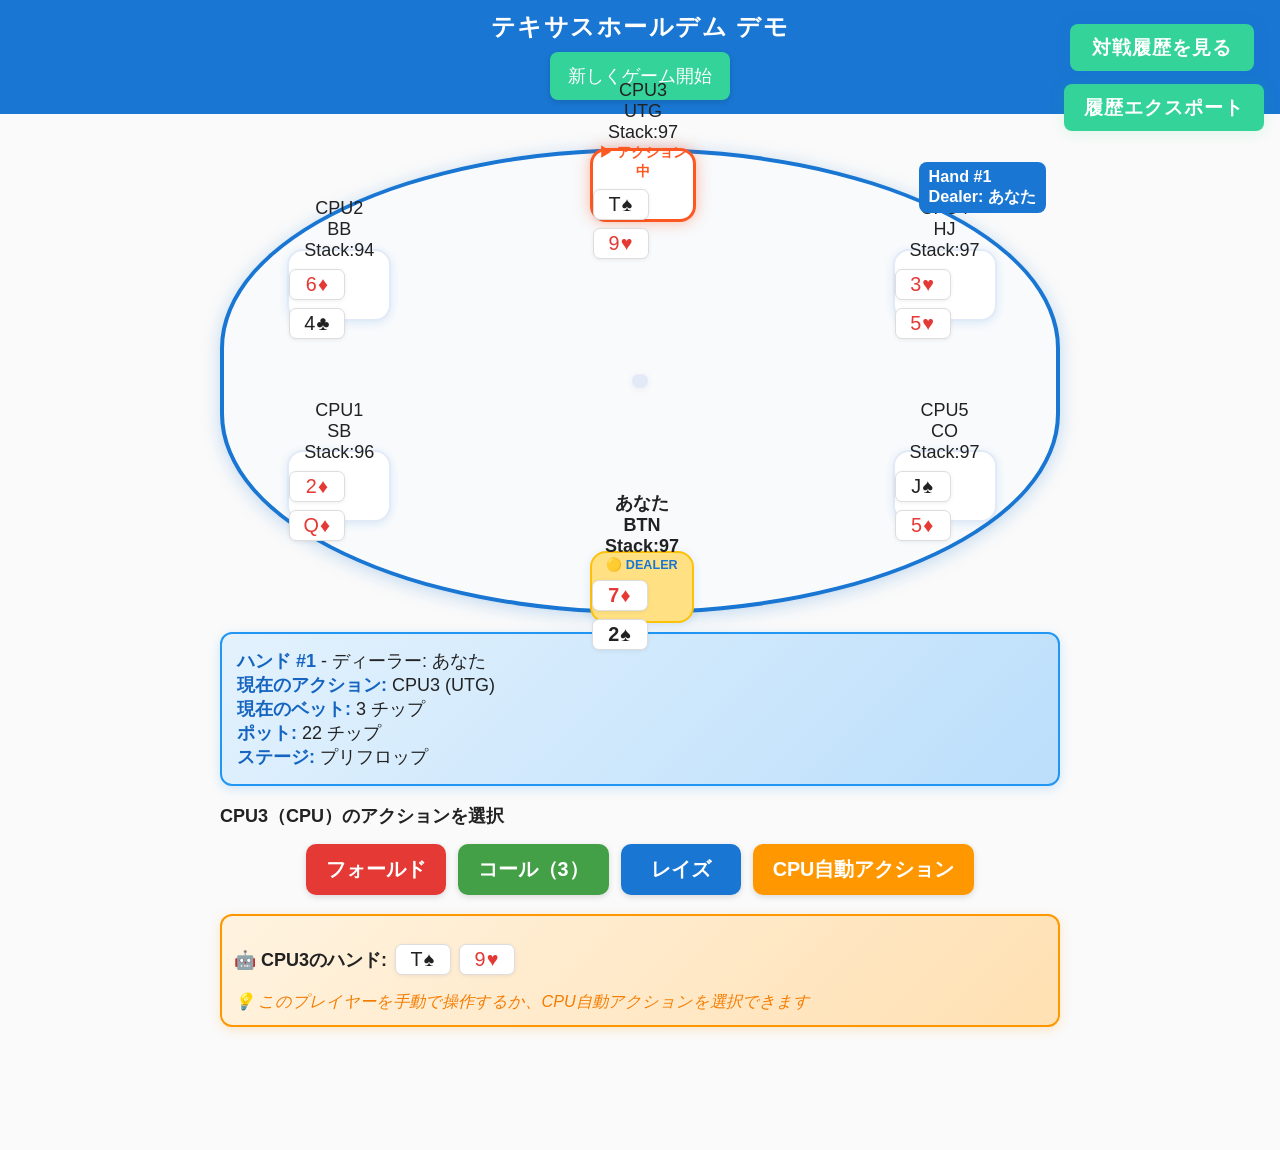
<file: poker-demo -open/index.html>
<!DOCTYPE html>
<html lang="ja">

<head>
  <meta charset="UTF-8">
  <meta name="viewport" content="width=device-width,initial-scale=1,user-scalable=no">
  <meta name="theme-color" content="#1976d2">
  <link rel="manifest" href="manifest.json">
  <link rel="stylesheet" href="style.css">
  <title>テキサスホールデム デモ</title>
</head>

<body>
  <header>
    <h1>テキサスホールデム デモ</h1>
    <button id="reset-btn">新しくゲーム開始</button>
    <button id="show-history-btn" class="header-history-btn">対戦履歴を見る</button>
    <!-- 例: header内に追加 -->
    <button id="export-history-btn" class="header-export-btn">履歴エクスポート</button>

  </header>
  <main>
    <section id="game-section"></section>
    <section id="history-section" style="display: none;">
      <h2>全対戦履歴（振り返り）</h2>
      <div style="margin-bottom:10px;">
        <label>収支で絞り込み
          <input type="number" id="min-profit" placeholder="最小" style="width:60px;">
          〜
          <input type="number" id="max-profit" placeholder="最大" style="width:60px;">
          <button id="filter-btn">絞り込み</button>
        </label>
      </div>
      <div id="history-list"></div>
      <div id="history-detail" style="display:none;"></div>
      <button id="back-to-game-btn">ゲームに戻る</button>
    </section>
  </main>
  <script src="app.js"></script>
  <script>
    if ('serviceWorker' in navigator) {
      navigator.serviceWorker.register('sw.js');
    }
  </script>
</body>

</html>
</file>
<file: poker-demo -open/style.css>
:root {
  --main-color: #1976d2;
  --accent: #ffc107;
  --danger: #e53935;
  --bg: #fafafa;
}

html, body {
  margin: 0;
  padding: 0;
  background: var(--bg);
  color: #222;
  font-family: 'Segoe UI', 'Hiragino Sans', Arial, sans-serif;
  font-size: 18px;
  min-height: 100vh;
  width: 100vw;
  box-sizing: border-box;
}

header {
  background: var(--main-color);
  color: white;
  text-align: center;
  padding: 0.6em 0;
  position: relative;
  min-height: 62px;
}

header h1 {
  margin: 0 0 0.2em 0;
  font-size: 1.35em;
  font-weight: bold;
  letter-spacing: 0.06em;
}

.header-history-btn {
  position: absolute;
  right: 24px;
  top: 20px;
  z-index: 30;
  padding: 10px 22px;
  background: #34d399;
  color: #fff;
  border: none;
  font-weight: bold;
  font-size: 1.07em;
  border-radius: 8px;
  box-shadow: 0 2px 16px #1976d225;
  letter-spacing: 0.05em;
  transition: background .13s, box-shadow .12s, color .13s;
  cursor: pointer;
}
.header-history-btn:hover, .header-history-btn:active {
  background: linear-gradient(90deg, #1976d2 0%, #388bfd 100%);
  color: #fff;
  box-shadow: 0 4px 24px #1976d240;
}

.header-export-btn {
  position: absolute;
  right: 0px;
  top: 80px;
  z-index: 30;
  padding: 10px 20px;
  background: #34d399;
  color: #fff;
  border: none;
  font-weight: bold;
  font-size: 1.07em;
  border-radius: 8px;
  box-shadow: 0 2px 16px #1dd16722;
  letter-spacing: 0.05em;
  transition: background .13s, box-shadow .12s, color .13s;
  cursor: pointer;
  margin-right: 16px;
}
.header-export-btn:hover, .header-export-btn:active {
  background: linear-gradient(90deg, #10c86a 0%, #197642 100%);
  color: #fff;
  box-shadow: 0 4px 24px #0dd16940;
}

main {
  width: 100vw;
  min-height: 80vh;
  margin: 0 auto;
  padding: 16px 0 90px 0;
  display: flex;
  flex-direction: column;
  align-items: center;
}

section {
  margin-bottom: 1em;
}

button {
  background: #34d399;
  color: #fff;
  border: none;
  border-radius: 8px;
  padding: 12px 18px;
  margin: 4px 2px;
  font-size: 1em;
  cursor: pointer;
  box-shadow: 0 2px 6px #0002;
  transition: background 0.13s;
}
button:hover, button:active {
  background: #0d47a1;
}
button.danger {
  background: var(--danger);
}
button.accent {
  background: var(--accent);
  color: #222;
}

footer {
  position: fixed;
  left: 0; right: 0; bottom: 0;
  background: #fff;
  border-top: 1px solid #eee;
  text-align: center;
  padding: 9px 4px;
  box-shadow: 0 -2px 10px #0001;
  font-size: 0.98em;
  z-index: 10;
  width: 100vw;
}

#pwa-tip {
  display: block;
  color: #999;
  margin-top: 6px;
  font-size: 0.91em;
}

.card-list, .action-list {
  display: flex;
  flex-wrap: wrap;
  gap: 0.45em;
  margin: 8px 0;
}

.card {
  font-size: 1.1em;
  background: #fff;
  border: 1px solid #ddd;
  border-radius: 7px;
  padding: 3px 10px;
  box-shadow: 0 1px 4px #0001;
  min-width: 34px;
  text-align: center;
  letter-spacing: 0.06em;
}

.card.suit-heart,
.card.suit-diamond {
  color: #e53935;
}

.card.suit-spade,
.card.suit-club {
  color: #222;
}

#history-section h2 {
  margin-top: 0.1em;
}

#history-content {
  font-size: 0.97em;
  background: #fff;
  border-radius: 10px;
  padding: 7px 8px;
  box-shadow: 0 1px 8px #0001;
}

/* ▼▼▼ 楕円テーブルと座席（サイズ可変） ▼▼▼ */
.table-ellipse {
  position: relative;
  width: 65vw;
  height: 36vw;
  min-width: 340px;
  min-height: 180px;
  max-width: 1100px;
  max-height: 600px;
  background: #f8fafc;
  border: 4px solid #1976d2;
  border-radius: 50%/43%;
  margin: 18px auto 18px auto;
  box-shadow: 0 3px 18px #1976d240;
}

.seat {
  position: absolute;
  background: #fff;
  border-radius: 16px;
  box-shadow: 0 2px 8px #1976d222;
  display: flex; flex-direction: column; align-items: center; justify-content: center;
  font-size: 1em;
  text-align: center;
  border: 2px solid #e3eaf7;
  padding: 2px 0;
  z-index: 2;
  /* サイズはJSで動的設定 */
}
.seat.you {
  border: 2.3px solid #ffc107;
  font-weight: bold;
  background: #ffe082;
}

.seat.folded {
  opacity: 0.6;
  background: #f5f5f5;
}

.player-action-log {
  margin-top: 2px;
  color: #1976d2;
  font-size: 0.92em;
  min-height: 1.3em;
}
.seat.you .player-action-log {
  color: #ff9100;
  font-weight: bold;
}
.table-board-cards {
  position: absolute; left: 50%; top: 50%;
  transform: translate(-50%, -50%);
  z-index: 10;
  display: flex; gap: 5px;
  background: #e3eaf7;
  border-radius: 8px;
  padding: 7px 8px;
  box-shadow: 0 1px 8px #0001;
}

/* 現在のプレイヤーハイライト */
.seat.current-player {
  border: 3px solid #ff5722 !important;
  animation: pulse-orange 1.5s infinite;
  box-shadow: 0 0 15px rgba(255, 87, 34, 0.4);
}

@keyframes pulse-orange {
  0% { box-shadow: 0 0 15px rgba(255, 87, 34, 0.4); }
  50% { box-shadow: 0 0 25px rgba(255, 87, 34, 0.7); }
  100% { box-shadow: 0 0 15px rgba(255, 87, 34, 0.4); }
}

/* CPUプレイヤー情報ボックス */
.cpu-info-box {
  background: linear-gradient(135deg, #fff3e0 0%, #ffe0b2 100%);
  border: 2px solid #ff9800;
  border-radius: 12px;
  padding: 12px;
  margin: 15px 0;
  box-shadow: 0 3px 12px rgba(255, 152, 0, 0.2);
}

.cpu-info-box .cpu-hand {
  display: flex;
  align-items: center;
  gap: 8px;
  margin: 8px 0;
}

.cpu-info-box .cpu-tip {
  color: #f57c00;
  font-size: 0.9em;
  font-style: italic;
  margin-top: 8px;
}

/* アクションボタンの強化 */
.action-list {
  display: flex;
  flex-wrap: wrap;
  gap: 8px;
  margin: 12px 0;
  justify-content: center;
}

.action-list button {
  padding: 12px 20px;
  font-size: 1.1em;
  font-weight: bold;
  border-radius: 10px;
  transition: all 0.2s ease;
  min-width: 120px;
}

.action-list button:first-child {
  background: #e53935; /* フォールド */
}

.action-list button:first-child:hover {
  background: #c62828;
  transform: translateY(-2px);
}

.action-list button:nth-child(2) {
  background: #43a047; /* コール */
}

.action-list button:nth-child(2):hover {
  background: #388e3c;
  transform: translateY(-2px);
}

.action-list button:nth-child(3) {
  background: #1976d2; /* レイズ */
}

.action-list button:nth-child(3):hover {
  background: #1565c0;
  transform: translateY(-2px);
}

.action-list button:last-child {
  background: #ff9800; /* CPU自動 */
  color: #fff;
}

.action-list button:last-child:hover {
  background: #f57c00;
  transform: translateY(-2px);
}

/* ゲーム情報パネル */
.game-info-panel {
  background: linear-gradient(135deg, #e3f2fd 0%, #bbdefb 100%);
  border: 2px solid #2196f3;
  border-radius: 12px;
  padding: 15px;
  margin: 15px 0;
  box-shadow: 0 3px 12px rgba(33, 150, 243, 0.2);
}

.game-info-panel b {
  color: #1565c0;
}

/* ▲▲▲ 楕円テーブル ▲▲▲ */

@media (max-width: 800px) {
  .table-ellipse {
    width: 96vw;
    height: 54vw;
    min-width: 180px;
    min-height: 90px;
    max-width: 99vw;
    max-height: 80vw;
  }
  
  .header-export-btn { 
    right: 108px; 
    top: 64px; 
    font-size: 0.96em; 
  }
}

@media (max-width: 600px) {
  main {
    font-size: 1.07em;
  }
  .card {
    min-width: 30px;
    padding: 2px 7px;
    font-size: 1em;
  }
  
  .action-list {
    flex-direction: column;
    align-items: center;
  }
  
  .action-list button {
    width: 90%;
    max-width: 250px;
  }
  
  .cpu-info-box {
    margin: 10px 5px;
    padding: 10px;
  }
  
  .header-export-btn { 
    right: 108px; 
    top: 64px; 
    font-size: 0.96em; 
  }
}

@media (max-width: 500px) {
  main {
    font-size: 1.07em;
  }
  .card {
    min-width: 30px;
    padding: 2px 7px;
    font-size: 1em;
  }
}
</file>
